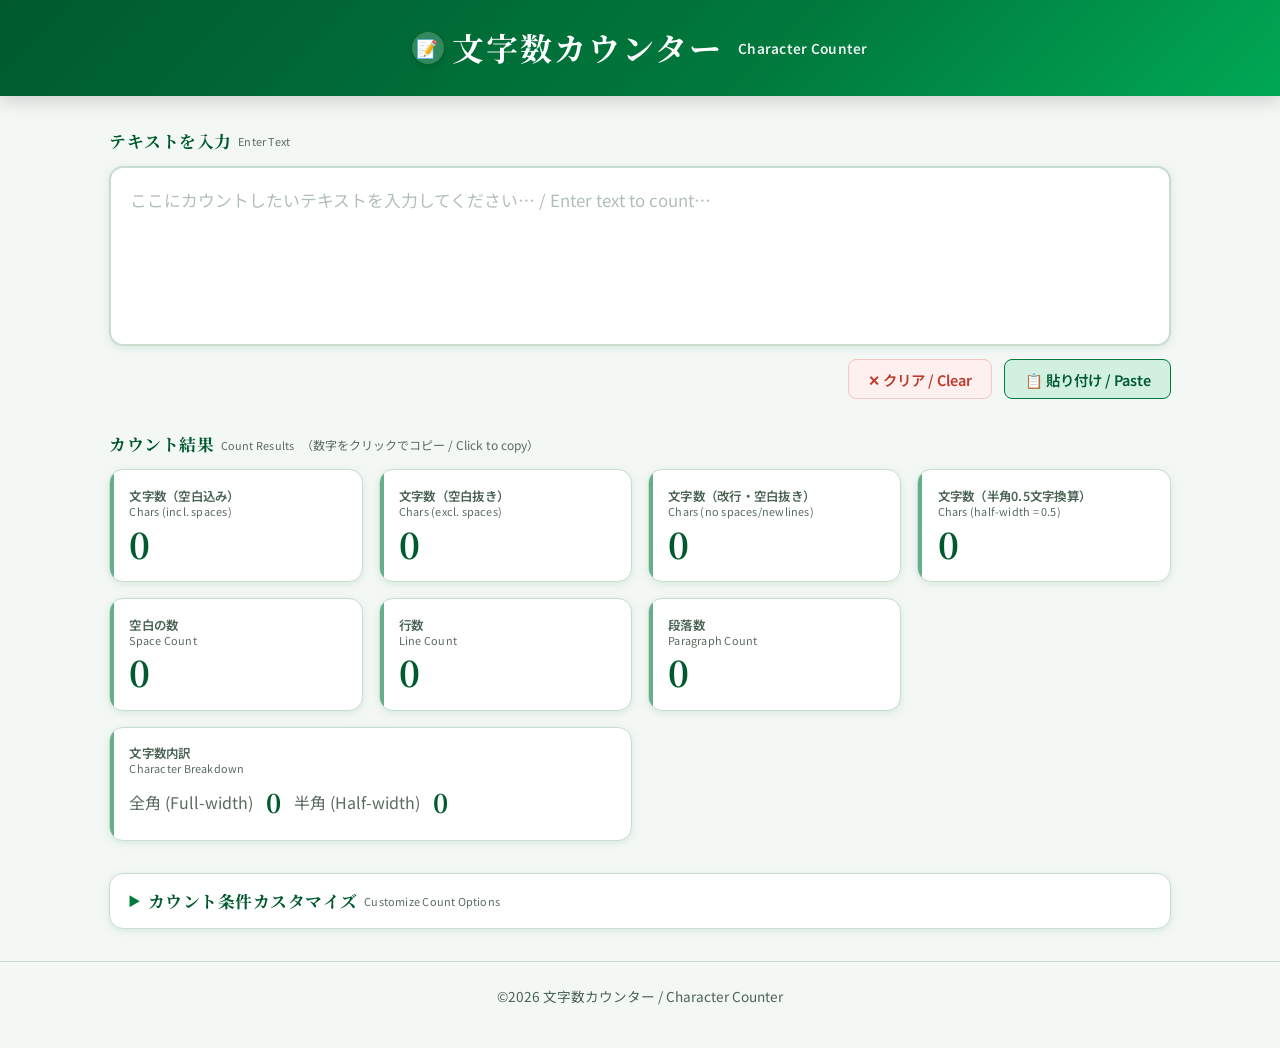
<file: index.html>
<!DOCTYPE html>
<html lang="ja">

<head>
  <meta charset="UTF-8">
  <meta name="viewport" content="width=device-width, initial-scale=1">
  <title>文字数カウンター - 文字数計測ツール / Text Count Tool</title>
  <meta name="description" lang="ja" content="文字数カウンター - 文字数計測ツール | オンラインで文字数を詳細に計測。空白、改行、行数、段落、半角・全角の内訳をカウント。コピー機能や条件カスタマイズも可能です。">
  <meta name="description" lang="en" content="Character Counter - Text Count Tool | Count characters online with detailed results. Tracks spaces, newlines, lines, paragraphs, and half/full-width characters. Features copy function and customizable options.">
  <meta name="keywords" content="文字数カウンター,文字数カウント,テキストカウント,文字数計測,文字数計算,半角全角カウント,行数カウント,段落数カウント,空白カウント,オンライン文字数カウンター,無料文字数カウンター,コピー機能,Text Counter,Character Counter,Online Character Counter,Count Characters,half-width full-width,line count,paragraph count,moji count">
  <meta name="author" content="文字数カウンター">

  <!-- Canonical -->
  <link rel="canonical" href="https://text-counter.hamuzon-jp.f5.si/">

  <!-- OGP -->
  <meta property="og:type" content="website">
  <meta property="og:url" content="https://text-counter.hamuzon-jp.f5.si/">
  <meta property="og:title" content="文字数カウンター - 文字数計測ツール / Text Count Tool">
  <meta property="og:description" content="オンラインで文字数を詳細に計測。空白、改行、行数、段落、半角・全角の内訳をカウント。/ Count characters online with detailed results. Tracks spaces, newlines, lines, paragraphs, and half/full-width characters.">
  <meta property="og:site_name" content="文字数カウンター">

  <!-- Twitter Card -->
  <meta name="twitter:card" content="summary">
  <meta name="twitter:title" content="文字数カウンター - 文字数計測ツール / Text Count Tool">
  <meta name="twitter:description" content="オンラインで文字数を詳細に計測。空白、改行、行数、段落、半角・全角の内訳をカウント。/ Count characters online with detailed results. Tracks spaces, newlines, lines, paragraphs, and half/full-width characters.">

  <meta name="application-name" content="文字数カウンター">

  <link rel="icon" type="image/webp" href="icon.webp">
  <link rel="icon" type="image/png" href="icon.png">
  <link rel="shortcut icon" href="favicon.ico">

  <link
    href="https://fonts.googleapis.com/css2?family=Noto+Sans+JP:wght@400;600;700&family=Noto+Serif+JP:wght@400;600;700&display=swap"
    rel="stylesheet">

  <link rel="stylesheet" href="style.css">
</head>

<body>
  <header id="appTitle">
    <span class="header-icon" aria-hidden="true">📝</span>
    文字数カウンター<span class="label-en header-label-en">Character Counter</span>
  </header>

  <main>
    <!-- 入力エリア -->
    <section aria-label="テキスト入力">
      <div class="section-label">テキストを入力<span class="label-en">Enter Text</span></div>
      <div class="textarea-wrapper">
        <textarea id="textInput" placeholder="ここにカウントしたいテキストを入力してください… / Enter text to count…" spellcheck="false"></textarea>
        <div class="textarea-actions">
          <button class="btn btn-clear" id="clearBtn" type="button" title="テキストをクリア / Clear text">
            <span>✕ クリア / Clear</span>
          </button>
          <button class="btn btn-paste" id="pasteBtn" type="button" title="クリップボードから貼り付け / Paste from clipboard">
            <span>📋 貼り付け / Paste</span>
          </button>
        </div>
      </div>
    </section>

    <!-- カウント結果 -->
    <section aria-label="文字数カウント結果">
      <div class="section-label">カウント結果<span class="label-en">Count Results</span> <span class="hint">（数字をクリックでコピー / Click to copy）</span></div>
      <div class="stats-grid">
        <div class="stat-card" data-stat="withSpace" title="クリックでコピー">
          <div class="stat-label">文字数（空白込み）<span class="label-en">Chars (incl. spaces)</span></div>
          <div class="stat-value" id="statWithSpace">0</div>
          <div class="copy-badge">コピー / Copy</div>
        </div>
        <div class="stat-card" data-stat="noSpace" title="クリックでコピー">
          <div class="stat-label">文字数（空白抜き）<span class="label-en">Chars (excl. spaces)</span></div>
          <div class="stat-value" id="statNoSpace">0</div>
          <div class="copy-badge">コピー / Copy</div>
        </div>
        <div class="stat-card" data-stat="noSpaceNewline" title="クリックでコピー">
          <div class="stat-label">文字数（改行・空白抜き）<span class="label-en">Chars (no spaces/newlines)</span></div>
          <div class="stat-value" id="statNoSpaceNewline">0</div>
          <div class="copy-badge">コピー / Copy</div>
        </div>
        <div class="stat-card" data-stat="halfWidthCalc" title="クリックでコピー">
          <div class="stat-label">文字数（半角0.5文字換算）<span class="label-en">Chars (half-width = 0.5)</span></div>
          <div class="stat-value" id="statHalfWidthCalc">0</div>
          <div class="copy-badge">コピー / Copy</div>
        </div>
        <div class="stat-card" data-stat="spaceCount" title="クリックでコピー">
          <div class="stat-label">空白の数<span class="label-en">Space Count</span></div>
          <div class="stat-value" id="statSpaceCount">0</div>
          <div class="copy-badge">コピー / Copy</div>
        </div>
        <div class="stat-card" data-stat="lineCount" title="クリックでコピー">
          <div class="stat-label">行数<span class="label-en">Line Count</span></div>
          <div class="stat-value" id="statLineCount">0</div>
          <div class="copy-badge">コピー / Copy</div>
        </div>
        <div class="stat-card" data-stat="paragraphCount" title="クリックでコピー">
          <div class="stat-label">段落数<span class="label-en">Paragraph Count</span></div>
          <div class="stat-value" id="statParagraphCount">0</div>
          <div class="copy-badge">コピー / Copy</div>
        </div>
        <div class="stat-card stat-card-wide" data-stat="breakdown" title="クリックでコピー">
          <div class="stat-label">文字数内訳<span class="label-en">Character Breakdown</span></div>
          <div class="stat-breakdown">
            全角 (Full-width) <span class="stat-value-inline" id="statFullWidth">0</span>
            半角 (Half-width) <span class="stat-value-inline" id="statHalfWidth">0</span>
          </div>
          <div class="copy-badge">コピー / Copy</div>
        </div>
      </div>
    </section>

    <!-- カスタマイズ -->
    <section aria-label="カウント条件カスタマイズ">
      <div class="section-label collapsible" id="customizeToggle" role="button" tabindex="0" aria-expanded="false">
        <span class="collapse-icon" id="collapseIcon">▶</span> カウント条件カスタマイズ<span class="label-en">Customize Count Options</span>
      </div>
      <div class="customize-panel" id="customizePanel" hidden>
        <div class="customize-grid">
          <label class="custom-option">
            <input type="checkbox" id="optIgnoreHalfSpace"> 半角スペースを除外<span class="label-en">Exclude half-width spaces</span>
          </label>
          <label class="custom-option">
            <input type="checkbox" id="optIgnoreFullSpace"> 全角スペースを除外<span class="label-en">Exclude full-width spaces</span>
          </label>
          <label class="custom-option">
            <input type="checkbox" id="optIgnoreNewline"> 改行を除外<span class="label-en">Exclude newlines</span>
          </label>
          <label class="custom-option">
            <input type="checkbox" id="optIgnoreTab"> タブを除外<span class="label-en">Exclude tabs</span>
          </label>
          <label class="custom-option">
            <input type="checkbox" id="optIgnorePunctuation"> 句読点を除外（。、）<span class="label-en">Exclude punctuation</span>
          </label>
          <label class="custom-option">
            <input type="checkbox" id="optIgnoreSymbol"> 記号を除外（！？…等）<span class="label-en">Exclude symbols</span>
          </label>
          <label class="custom-option">
            <input type="checkbox" id="optIgnoreNumber"> 数字を除外<span class="label-en">Exclude numbers</span>
          </label>
          <label class="custom-option">
            <input type="checkbox" id="optIgnoreAlpha"> 英字を除外<span class="label-en">Exclude letters</span>
          </label>
        </div>
        <div class="custom-extra">
          <label class="custom-label" for="optIgnoreCustom">追加で除外する文字 / Additional chars to exclude：</label>
          <input type="text" id="optIgnoreCustom" class="custom-text-input" placeholder="例: 、。「」">
        </div>
        <div class="custom-note">※ カスタマイズは「文字数（空白込み）」に反映されます / Applied to "Chars (incl. spaces)"</div>
      </div>
    </section>

    <!-- コピー通知 -->
    <div class="toast" id="toast" role="status" aria-live="polite"></div>
  </main>

  <footer id="footer">
    <div id="footer-author">&copy;2026 文字数カウンター / Character Counter</div>
  </footer>

  <script src="script.js" defer></script>
</body>

</html>
</file>
<file: style.css>
:root {
  --color-primary: #00793d;
  --color-primary-light: #d1f0e0;
  --color-primary-dark: #005a2e;
  --color-secondary: #4a6354;
  --color-bg: #f4f8f5;
  --color-surface: #ffffff;
  --color-on-surface: #1a1c19;
  --color-on-surface-muted: #5a6b5f;
  --color-border: #c8ddd0;
  --color-shadow: rgba(0, 121, 61, 0.12);
  --radius-sm: 8px;
  --radius-md: 14px;
  --radius-lg: 20px;
  --transition: 0.2s ease;
  --font-main: 'Noto Sans JP', sans-serif;
  --font-heading: 'Noto Serif JP', serif;
}

*, *::before, *::after { box-sizing: border-box; margin: 0; padding: 0; }

body {
  font-family: var(--font-main);
  background: var(--color-bg);
  color: var(--color-on-surface);
  min-height: 100vh;
  display: flex;
  flex-direction: column;
  line-height: 1.6;
  word-break: break-word;
}

header#appTitle {
  background: linear-gradient(135deg, var(--color-primary-dark) 0%, var(--color-primary) 60%, #00a855 100%);
  color: #fff;
  padding: 1.4rem 1.5rem;
  font-family: var(--font-heading);
  font-weight: 700;
  font-size: clamp(1.5rem, 5vw, 2rem);
  text-align: center;
  letter-spacing: 0.06em;
  display: flex;
  align-items: center;
  justify-content: center;
  gap: 0.5rem;
  box-shadow: 0 4px 18px rgba(0,0,0,0.18);
}

.header-icon {
  width: 2rem;
  height: 2rem;
  flex-shrink: 0;
  border-radius: 50%;
  background: rgba(255, 255, 255, 0.2);
  color: #fff;
  display: inline-flex;
  align-items: center;
  justify-content: center;
  font-size: 1.1rem;
  line-height: 1;
  box-shadow: 0 2px 6px rgba(0, 0, 0, 0.18);
}

main {
  flex: 1;
  width: 100%;
  max-width: 960px;
  margin: 2rem auto;
  padding: 0 1.2rem;
  display: flex;
  flex-direction: column;
  gap: 2rem;
}

.section-label {
  font-family: var(--font-heading);
  font-size: 1.05rem;
  font-weight: 700;
  color: var(--color-primary-dark);
  margin-bottom: 0.7rem;
  display: flex;
  align-items: center;
  gap: 0.4rem;
  letter-spacing: 0.03em;
}

.hint {
  font-size: 0.75rem;
  font-weight: 400;
  color: var(--color-on-surface-muted);
  font-family: var(--font-main);
  letter-spacing: 0;
}

.label-en {
  display: block;
  font-size: 0.68rem;
  font-weight: 400;
  font-family: var(--font-main);
  color: var(--color-on-surface-muted);
  letter-spacing: 0.02em;
  margin-top: 1px;
  line-height: 1.2;
}

.label-en.header-label-en {
  display: inline-block;
  color: rgba(255, 255, 255, 0.95);
  font-size: 0.85rem;
  font-weight: 600;
  margin-left: 0.45rem;
  opacity: 0.98;
  letter-spacing: 0.02em;
  text-shadow: 0 1px 0 rgba(0,0,0,0.12);
}

.textarea-wrapper {
  display: flex;
  flex-direction: column;
  gap: 0.8rem;
}

textarea#textInput {
  width: 100%;
  min-height: 180px;
  padding: 1.1rem 1.2rem;
  font-family: var(--font-main);
  font-size: 1.05rem;
  line-height: 1.75;
  border-radius: var(--radius-md);
  border: 2px solid var(--color-border);
  background: var(--color-surface);
  color: var(--color-on-surface);
  resize: none;
  transition: border-color var(--transition), box-shadow var(--transition);
  outline: none;
  box-shadow: 0 2px 10px var(--color-shadow);
}

textarea#textInput:focus {
  border-color: var(--color-primary);
  box-shadow: 0 0 0 4px rgba(0,121,61,0.12), 0 2px 10px var(--color-shadow);
}

textarea#textInput::placeholder {
  color: #b0bfb6;
}

.textarea-actions {
  display: flex;
  gap: 0.75rem;
  justify-content: flex-end;
}

.btn {
  padding: 0.55rem 1.2rem;
  font-family: var(--font-main);
  font-size: 0.9rem;
  font-weight: 600;
  border-radius: var(--radius-sm);
  border: none;
  cursor: pointer;
  transition: all var(--transition);
  display: flex;
  align-items: center;
  gap: 0.3rem;
}

.btn-clear {
  background: #fff0f0;
  color: #c0392b;
  border: 1.5px solid #f5c6c2;
}
.btn-clear:hover {
  background: #c0392b;
  color: #fff;
  border-color: #c0392b;
  transform: translateY(-1px);
  box-shadow: 0 4px 12px rgba(192,57,43,0.2);
}

.btn-paste {
  background: var(--color-primary-light);
  color: var(--color-primary-dark);
  border: 1.5px solid var(--color-primary);
}
.btn-paste:hover {
  background: var(--color-primary);
  color: #fff;
  transform: translateY(-1px);
  box-shadow: 0 4px 12px rgba(0,121,61,0.25);
}

.stats-grid {
  display: grid;
  grid-template-columns: repeat(auto-fill, minmax(200px, 1fr));
  gap: 1rem;
}

.stat-card {
  background: var(--color-surface);
  border: 1.5px solid var(--color-border);
  border-radius: var(--radius-md);
  padding: 1.1rem 1.2rem;
  cursor: pointer;
  transition: all var(--transition);
  position: relative;
  overflow: hidden;
  box-shadow: 0 2px 8px var(--color-shadow);
  display: flex;
  flex-direction: column;
  gap: 0.4rem;
}

.stat-card::before {
  content: '';
  position: absolute;
  top: 0;
  left: 0;
  width: 4px;
  height: 100%;
  background: var(--color-primary);
  border-radius: 4px 0 0 4px;
  opacity: 0.6;
  transition: opacity var(--transition), width var(--transition);
}

.stat-card:hover {
  border-color: var(--color-primary);
  box-shadow: 0 6px 22px rgba(0,121,61,0.2);
  transform: translateY(-3px);
}

.stat-card:hover::before {
  width: 6px;
  opacity: 1;
}

.stat-card:active {
  transform: scale(0.97);
}

.stat-card-wide {
  grid-column: span 2;
}

@media (max-width: 500px) {
  .stat-card-wide { grid-column: span 1; }
}

.stat-label {
  font-size: 0.78rem;
  font-weight: 600;
  color: var(--color-secondary);
  letter-spacing: 0.02em;
  line-height: 1.3;
}

.stat-value {
  font-family: var(--font-heading);
  font-size: 2.2rem;
  font-weight: 700;
  color: var(--color-primary-dark);
  line-height: 1.1;
  letter-spacing: -0.02em;
  transition: color var(--transition), transform var(--transition);
}

.stat-card:hover .stat-value {
  color: var(--color-primary);
}

.stat-breakdown {
  font-size: 1rem;
  color: var(--color-on-surface-muted);
  display: flex;
  align-items: center;
  gap: 0.8rem;
  flex-wrap: wrap;
}

.stat-value-inline {
  font-family: var(--font-heading);
  font-size: 1.6rem;
  font-weight: 700;
  color: var(--color-primary-dark);
}

.copy-badge {
  position: absolute;
  top: 0.5rem;
  right: 0.6rem;
  font-size: 0.68rem;
  font-weight: 600;
  color: var(--color-primary);
  background: var(--color-primary-light);
  border-radius: 4px;
  padding: 2px 6px;
  opacity: 0;
  transition: opacity var(--transition);
  pointer-events: none;
  letter-spacing: 0.02em;
}

.stat-card:hover .copy-badge {
  opacity: 1;
}

.stat-card.copied .stat-value,
.stat-card.copied .stat-value-inline {
  color: var(--color-primary);
  animation: flash 0.4s ease;
}

@keyframes flash {
  0% { transform: scale(1.15); }
  100% { transform: scale(1); }
}

.section-label.collapsible {
  cursor: pointer;
  -webkit-user-select: none;
  user-select: none;
  padding: 0.85rem 1.1rem;
  background: var(--color-surface);
  border-radius: var(--radius-md);
  border: 1.5px solid var(--color-border);
  transition: all var(--transition);
  box-shadow: 0 2px 8px var(--color-shadow);
  margin-bottom: 0;
}

.section-label.collapsible:hover {
  border-color: var(--color-primary);
  box-shadow: 0 4px 14px rgba(0,121,61,0.15);
}

.section-label.collapsible[aria-expanded="true"] {
  border-color: var(--color-primary);
  border-bottom-left-radius: 0;
  border-bottom-right-radius: 0;
  border-bottom-color: transparent;
}

.collapse-icon {
  display: inline-block;
  transition: transform 0.2s ease;
  font-size: 0.75em;
  color: var(--color-primary);
}

.section-label.collapsible[aria-expanded="true"] .collapse-icon {
  transform: rotate(90deg);
}

.customize-panel {
  background: var(--color-surface);
  border: 1.5px solid var(--color-primary);
  border-top: none;
  border-radius: 0 0 var(--radius-md) var(--radius-md);
  padding: 1.2rem 1.4rem;
  box-shadow: 0 6px 20px rgba(0,121,61,0.12);
  animation: slideDown 0.2s ease;
}

@keyframes slideDown {
  from { opacity: 0; transform: translateY(-8px); }
  to   { opacity: 1; transform: translateY(0); }
}

.customize-grid {
  display: grid;
  grid-template-columns: repeat(auto-fill, minmax(180px, 1fr));
  gap: 0.7rem;
  margin-bottom: 1rem;
}

.custom-option {
  display: flex;
  align-items: center;
  gap: 0.5rem;
  font-size: 0.9rem;
  color: var(--color-on-surface);
  cursor: pointer;
  padding: 0.4rem 0.6rem;
  border-radius: var(--radius-sm);
  transition: background var(--transition);
}

.custom-option:hover {
  background: var(--color-primary-light);
}

.custom-option input[type="checkbox"] {
  accent-color: var(--color-primary);
  width: 16px;
  height: 16px;
  cursor: pointer;
}

.custom-extra {
  display: flex;
  align-items: center;
  gap: 0.7rem;
  flex-wrap: wrap;
  margin-bottom: 0.6rem;
}

.custom-label {
  font-size: 0.9rem;
  font-weight: 600;
  color: var(--color-secondary);
  white-space: nowrap;
}

.custom-text-input {
  flex: 1;
  min-width: 150px;
  padding: 0.5rem 0.8rem;
  border-radius: var(--radius-sm);
  border: 1.5px solid var(--color-border);
  font-family: var(--font-main);
  font-size: 0.9rem;
  transition: border-color var(--transition);
  outline: none;
}

.custom-text-input:focus {
  border-color: var(--color-primary);
}

.custom-note {
  font-size: 0.78rem;
  color: var(--color-on-surface-muted);
  padding-top: 0.4rem;
  border-top: 1px solid var(--color-border);
}

.toast {
  position: fixed;
  bottom: 2rem;
  left: 50%;
  transform: translateX(-50%) translateY(100px);
  background: var(--color-primary-dark);
  color: #fff;
  padding: 0.75rem 1.6rem;
  border-radius: 2rem;
  font-size: 0.9rem;
  font-weight: 600;
  box-shadow: 0 6px 24px rgba(0,0,0,0.25);
  opacity: 0;
  transition: all 0.3s cubic-bezier(.4,0,.2,1);
  pointer-events: none;
  z-index: 9999;
  white-space: nowrap;
  letter-spacing: 0.02em;
}

.toast.show {
  opacity: 1;
  transform: translateX(-50%) translateY(0);
}

footer#footer {
  text-align: center;
  font-size: 0.85rem;
  color: var(--color-secondary);
  padding: 1.5rem 1rem 2.5rem;
  border-top: 1px solid var(--color-border);
  margin-top: auto;
  display: flex;
  flex-direction: column;
  gap: 0.4rem;
}

footer#footer a {
  color: var(--color-primary);
  text-decoration: none;
}

footer#footer a:hover {
  text-decoration: underline;
}

@media (min-width: 1200px) {
  main {
    max-width: 1100px;
  }
}

@media (max-width: 1024px) {
  main {
    max-width: 900px;
  }

  .stats-grid {
    grid-template-columns: repeat(auto-fill, minmax(180px, 1fr));
  }
}

@media (max-width: 768px) {
  header#appTitle {
    padding: 1.1rem 1rem;
    font-size: clamp(1.3rem, 4.5vw, 1.7rem);
    flex-wrap: wrap;
    gap: 0.4rem;
  }

  .header-icon {
    width: 1.7rem;
    height: 1.7rem;
    font-size: 0.95rem;
  }

  .label-en.header-label-en {
    font-size: 0.75rem;
    margin-left: 0.3rem;
  }

  main {
    margin: 1.4rem auto;
    padding: 0 1rem;
    gap: 1.6rem;
  }

  .section-label {
    font-size: 0.98rem;
    flex-wrap: wrap;
    gap: 0.3rem;
  }

  .hint {
    width: 100%;
    font-size: 0.7rem;
  }

  textarea#textInput {
    min-height: 160px;
    font-size: 1rem;
    padding: 0.9rem 1rem;
  }

  .stats-grid {
    grid-template-columns: repeat(2, 1fr);
    gap: 0.8rem;
  }

  .stat-card {
    padding: 0.9rem 1rem;
    gap: 0.3rem;
  }

  .stat-value {
    font-size: 1.8rem;
  }

  .stat-breakdown {
    font-size: 0.9rem;
    gap: 0.5rem;
  }

  .stat-value-inline {
    font-size: 1.4rem;
  }

  .customize-grid {
    grid-template-columns: repeat(auto-fill, minmax(160px, 1fr));
  }

  .customize-panel {
    padding: 1rem 1.1rem;
  }

  .custom-extra {
    flex-direction: column;
    align-items: stretch;
    gap: 0.5rem;
  }

  .custom-label {
    white-space: normal;
  }

  .custom-text-input {
    min-width: 0;
    width: 100%;
  }

  .toast {
    bottom: 1.2rem;
    left: 1rem;
    right: 1rem;
    transform: translateY(100px);
    text-align: center;
    white-space: normal;
    font-size: 0.85rem;
    padding: 0.7rem 1.2rem;
  }

  .toast.show {
    transform: translateY(0);
  }
}

@media (max-width: 640px) {
  main {
    margin: 1.2rem auto;
    gap: 1.4rem;
  }

  .stats-grid {
    grid-template-columns: repeat(2, 1fr);
  }

  .stat-value { font-size: 1.6rem; }

  .textarea-actions {
    justify-content: stretch;
  }

  .textarea-actions .btn {
    flex: 1;
    justify-content: center;
    padding: 0.6rem 0.8rem;
    font-size: 0.85rem;
  }

  .stat-card {
    padding: 0.8rem 0.9rem;
  }

  .stat-label {
    font-size: 0.72rem;
  }

  .copy-badge {
    font-size: 0.6rem;
    padding: 1px 5px;
    top: 0.4rem;
    right: 0.5rem;
  }

  .customize-grid {
    grid-template-columns: 1fr;
    gap: 0.4rem;
  }

  .custom-option {
    font-size: 0.85rem;
    padding: 0.35rem 0.5rem;
  }

  .section-label.collapsible {
    padding: 0.75rem 0.9rem;
    font-size: 0.92rem;
  }
}

@media (max-width: 480px) {
  header#appTitle {
    font-size: clamp(1.15rem, 4vw, 1.4rem);
    padding: 0.9rem 0.8rem;
  }

  .header-icon {
    width: 1.5rem;
    height: 1.5rem;
    font-size: 0.85rem;
  }

  .label-en.header-label-en {
    font-size: 0.68rem;
  }

  main {
    padding: 0 0.8rem;
    gap: 1.2rem;
  }

  .section-label {
    font-size: 0.92rem;
  }

  .stats-grid {
    grid-template-columns: 1fr;
    gap: 0.7rem;
  }

  .stat-card-wide {
    grid-column: span 1;
  }

  .stat-card {
    padding: 0.9rem 1rem;
  }

  .stat-value {
    font-size: 1.9rem;
  }

  .stat-breakdown {
    font-size: 0.95rem;
  }

  .stat-value-inline {
    font-size: 1.5rem;
  }

  textarea#textInput {
    min-height: 140px;
    font-size: 0.95rem;
    padding: 0.8rem 0.9rem;
  }

  .textarea-actions {
    flex-direction: column;
    gap: 0.5rem;
  }

  .textarea-actions .btn {
    width: 100%;
    padding: 0.65rem 0.8rem;
  }

  .customize-panel {
    padding: 0.9rem 0.9rem;
  }

  .custom-note {
    font-size: 0.72rem;
  }

  footer#footer {
    font-size: 0.78rem;
    padding: 1.2rem 0.8rem 2rem;
  }
}

@media (max-width: 360px) {
  header#appTitle {
    font-size: 1.05rem;
  }

  .label-en.header-label-en {
    display: block;
    width: 100%;
    margin-left: 0;
    font-size: 0.65rem;
  }

  .stat-value {
    font-size: 1.7rem;
  }

  .stat-label {
    font-size: 0.68rem;
  }

  .hint {
    font-size: 0.65rem;
  }
}

@media (hover: none) and (pointer: coarse) {
  .copy-badge {
    opacity: 1;
  }

  .stat-card:hover {
    transform: none;
  }

  .stat-card:active {
    transform: scale(0.97);
  }
}

@media (prefers-reduced-motion: reduce) {
  *, *::before, *::after {
    animation-duration: 0.01ms !important;
    animation-iteration-count: 1 !important;
    transition-duration: 0.01ms !important;
  }
}

::-webkit-scrollbar {
  width: 8px;
  height: 8px;
}

::-webkit-scrollbar-track {
  background: var(--color-bg);
  border-radius: 999px;
}

::-webkit-scrollbar-thumb {
  background: var(--color-primary);
  border-radius: 999px;
  border: 2px solid var(--color-bg);
  transition: background var(--transition);
}

::-webkit-scrollbar-thumb:hover {
  background: var(--color-primary-dark);
}

::-webkit-scrollbar-corner {
  background: var(--color-bg);
}

@supports (scrollbar-width: thin) {
  * {
    scrollbar-width: thin;
    scrollbar-color: var(--color-primary) var(--color-bg);
  }
}
</file>
